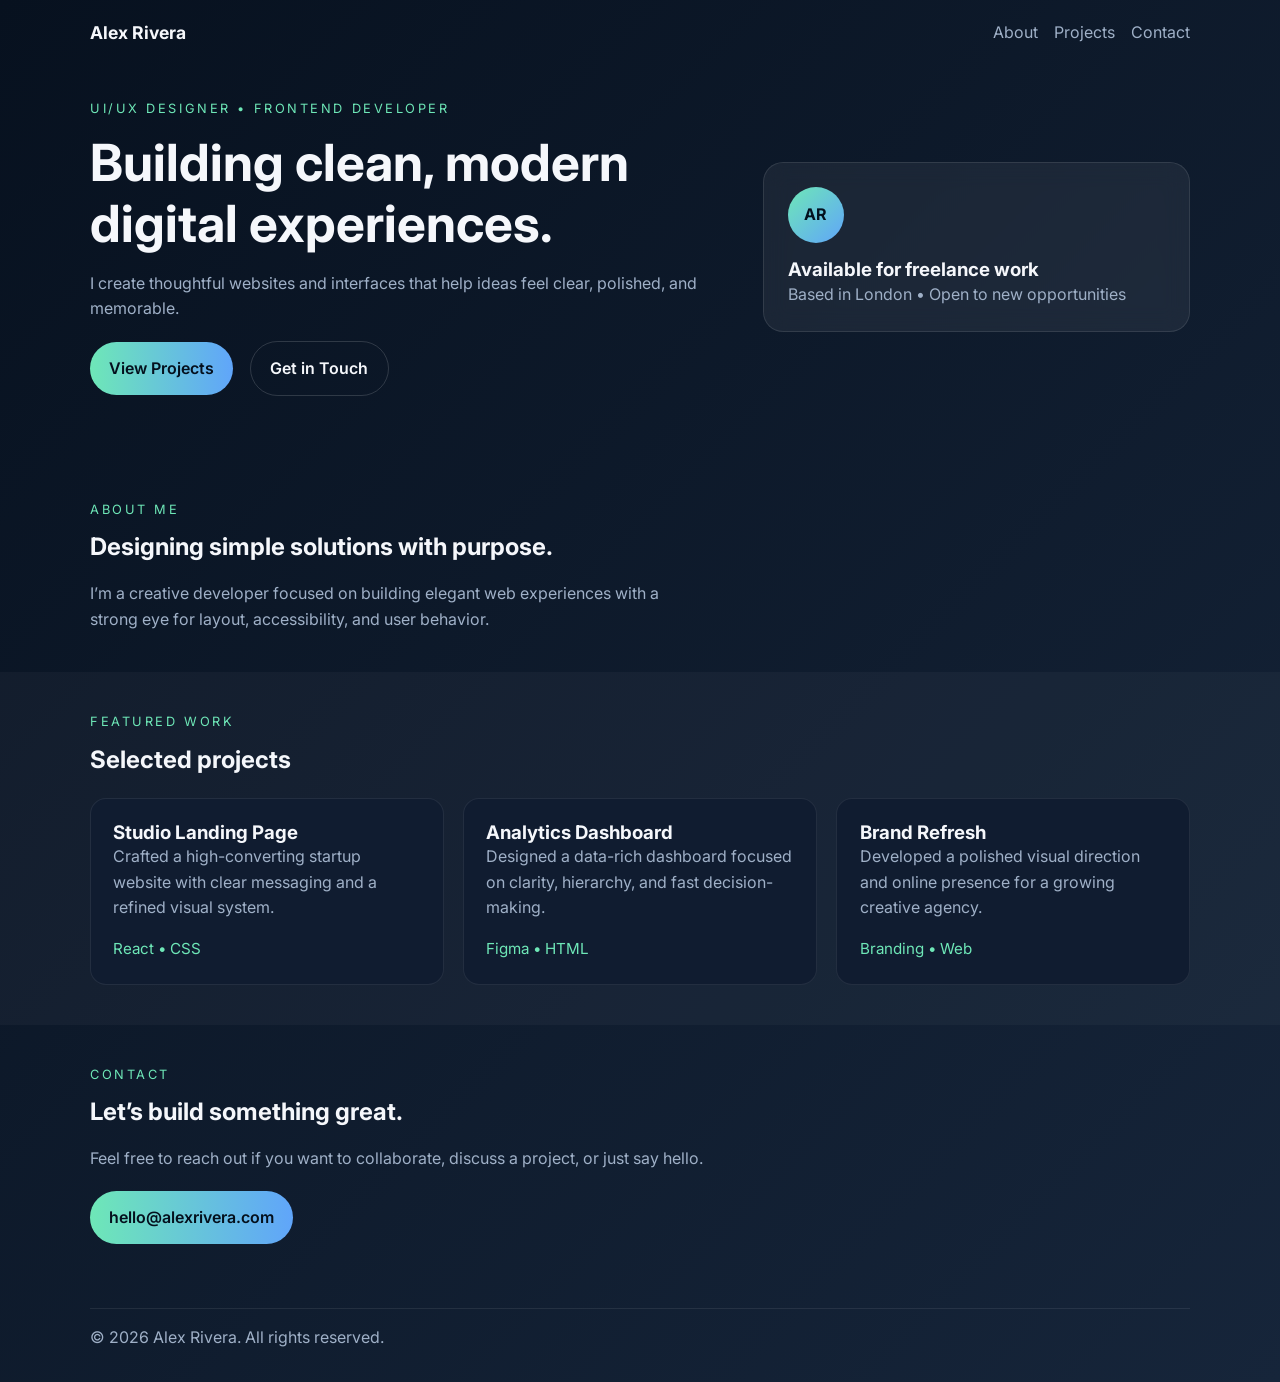
<file: portfolio-template/index.html>
<!DOCTYPE html>
<html lang="en">

<head>
    <meta charset="UTF-8" />
    <meta name="viewport" content="width=device-width, initial-scale=1.0" />
    <title>Portfolio Template</title>
    <meta name="description" content="A simple portfolio website template" />
    <link rel="preconnect" href="https://fonts.googleapis.com" />
    <link rel="preconnect" href="https://fonts.gstatic.com" crossorigin />
    <link href="https://fonts.googleapis.com/css2?family=Inter:wght@400;500;600;700&display=swap" rel="stylesheet" />
    <link rel="stylesheet" href="styles.css" />
</head>

<body>
    <header class="hero">
        <nav class="nav container">
            <a href="#home" class="logo">Alex Rivera</a>
            <div class="nav-links">
                <a href="#about">About</a>
                <a href="#projects">Projects</a>
                <a href="#contact">Contact</a>
            </div>
        </nav>

        <div class="container hero-content" id="home">
            <div>
                <p class="eyebrow">UI/UX Designer • Frontend Developer</p>
                <h1>Building clean, modern digital experiences.</h1>
                <p class="hero-text">
                    I create thoughtful websites and interfaces that help ideas feel clear,
                    polished, and memorable.
                </p>
                <a href="#projects" class="btn btn-primary">View Projects</a>
                <a href="#contact" class="btn btn-secondary">Get in Touch</a>
            </div>
            <div class="hero-card">
                <div class="avatar">AR</div>
                <h3>Available for freelance work</h3>
                <p>Based in London • Open to new opportunities</p>
            </div>
        </div>
    </header>

    <main>
        <section id="about" class="section container">
            <div class="section-heading">
                <p class="eyebrow">About me</p>
                <h2>Designing simple solutions with purpose.</h2>
            </div>
            <p class="section-text">
                I’m a creative developer focused on building elegant web experiences with a
                strong eye for layout, accessibility, and user behavior.
            </p>
        </section>

        <section id="projects" class="section section-alt">
            <div class="container">
                <div class="section-heading">
                    <p class="eyebrow">Featured work</p>
                    <h2>Selected projects</h2>
                </div>
                <div class="cards">
                    <article class="card">
                        <h3>Studio Landing Page</h3>
                        <p>Crafted a high-converting startup website with clear messaging and a refined visual system.
                        </p>
                        <span>React • CSS</span>
                    </article>
                    <article class="card">
                        <h3>Analytics Dashboard</h3>
                        <p>Designed a data-rich dashboard focused on clarity, hierarchy, and fast decision-making.</p>
                        <span>Figma • HTML</span>
                    </article>
                    <article class="card">
                        <h3>Brand Refresh</h3>
                        <p>Developed a polished visual direction and online presence for a growing creative agency.</p>
                        <span>Branding • Web</span>
                    </article>
                </div>
            </div>
        </section>

        <section id="contact" class="section container">
            <div class="section-heading">
                <p class="eyebrow">Contact</p>
                <h2>Let’s build something great.</h2>
            </div>
            <p class="section-text">
                Feel free to reach out if you want to collaborate, discuss a project, or just say hello.
            </p>
            <a href="mailto:hello@alexrivera.com" class="btn btn-primary">hello@alexrivera.com</a>
        </section>
    </main>

    <footer class="footer">
        <div class="container footer-content">
            <p>© <span id="year"></span> Alex Rivera. All rights reserved.</p>
        </div>
    </footer>

    <script src="app.js"></script>
</body>

</html>
</file>
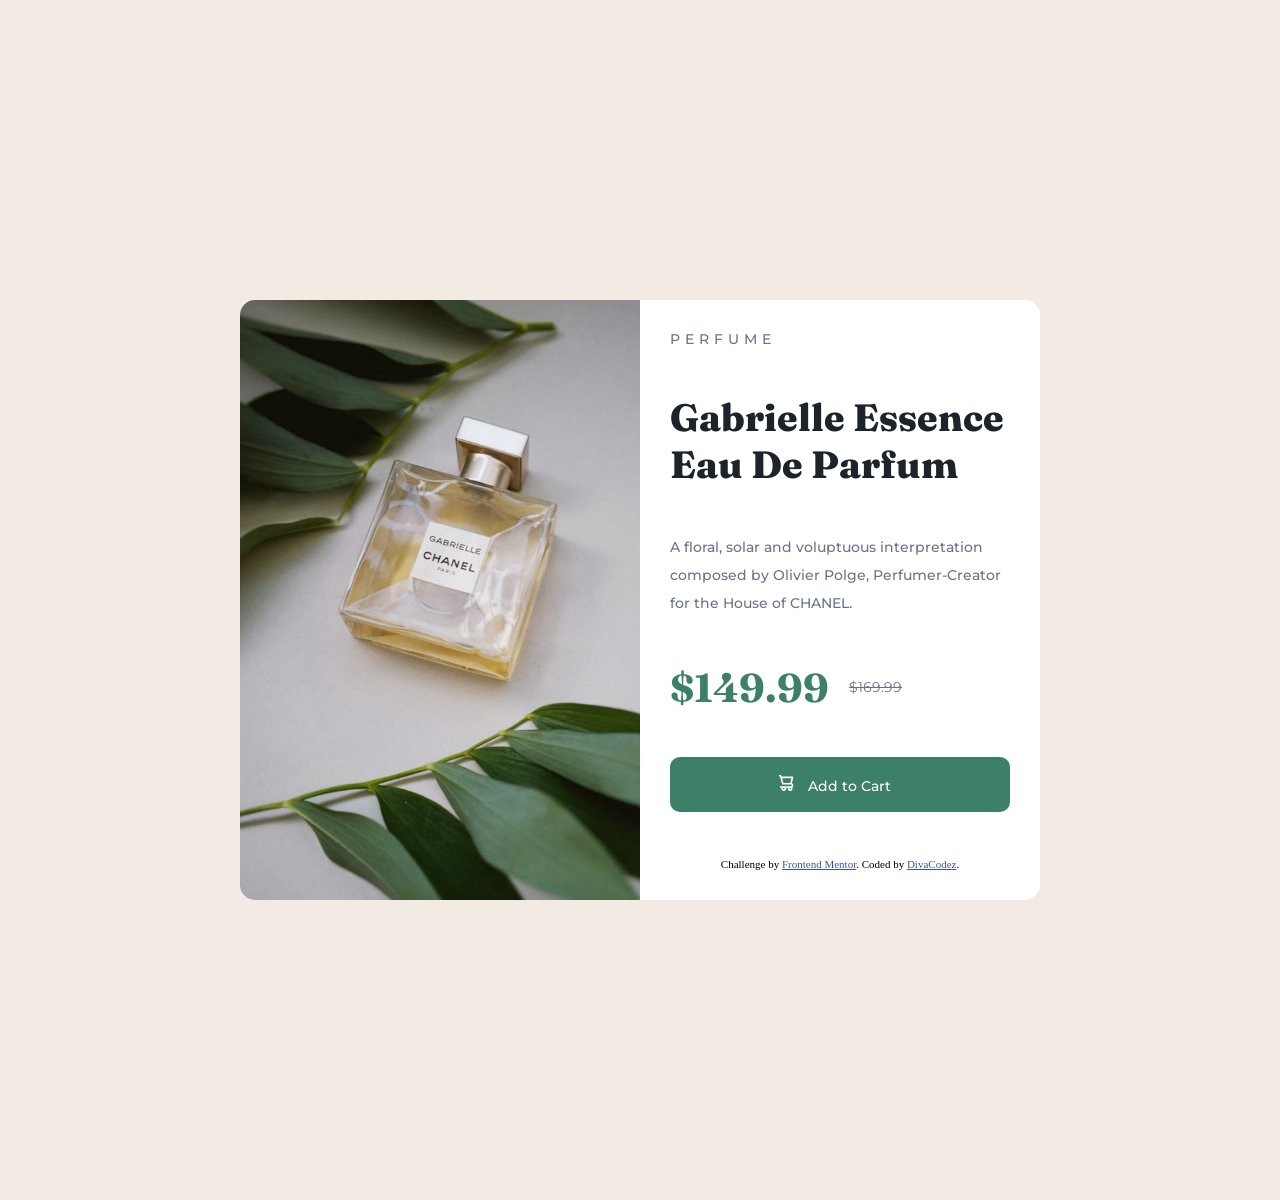
<file: frontend-mentor-challenges/product-preview-card-component/index.html>
<!DOCTYPE html>
<html lang="en">

<head>
  <meta charset="UTF-8">
  <meta name="viewport" content="width=device-width, initial-scale=1.0">
  <!-- displays site properly based on user's device -->

  <link rel="icon" type="image/png" sizes="32x32" href="./images/favicon-32x32.png">
  <link rel="preconnect" href="https://fonts.googleapis.com">
  <link rel="preconnect" href="https://fonts.gstatic.com" crossorigin>
  <link
    href="https://fonts.googleapis.com/css2?family=Montserrat:ital,wght@0,100..900;1,100..900&family=Outfit:wght@100..900&family=Young+Serif&display=swap"
    rel="stylesheet">
  <link
    href="https://fonts.googleapis.com/css2?family=Fraunces:ital,opsz,wght@0,9..144,100..900;1,9..144,100..900&family=Montserrat:ital,wght@0,100..900;1,100..900&family=Outfit:wght@100..900&family=Young+Serif&display=swap"
    rel="stylesheet">
  <link rel="stylesheet" href="./style.css">
  <title>Frontend Mentor | Product preview card component</title>

  <!-- Feel free to remove these styles or customise in your own stylesheet 👍 -->
</head>

<body>
  <main>
    <img src="./images/image-product-desktop.jpg" alt="perfume image" class="product-image">
    <div class="container">
      <div class="category">Perfume</div>

      <h1>Gabrielle Essence Eau De Parfum</h1>

      <p>A floral, solar and voluptuous interpretation composed by Olivier Polge,
        Perfumer-Creator for the House of CHANEL.</p>

      <div class="price">
        <span class="current-price">$149.99</span>
        <span class="original-price">$169.99</span>
      </div>

      <button class="button" type="button">
        <img src="./images/icon-cart.svg" alt="" aria-hidden="true">
        <span class="button-text">Add to Cart</span>
      </button>

      <div class="attribution">
        Challenge by <a href="https://www.frontendmentor.io?ref=challenge">Frontend Mentor</a>.
        Coded by <a href="#">DivaCodez</a>.
      </div>
    </div>
  </main>


</body>

</html>
</file>
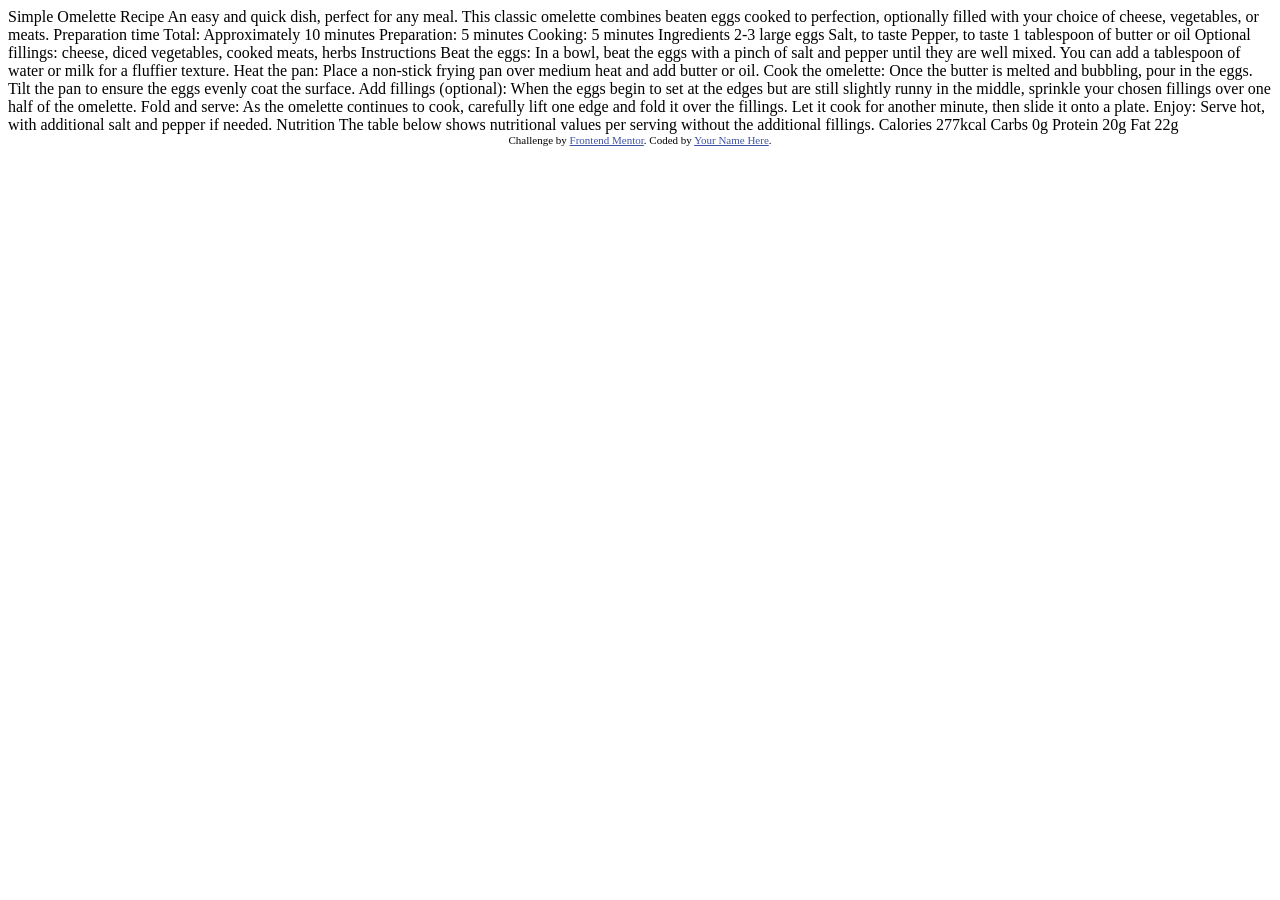
<file: frontend-mentor-challenges/recipe-page/recipe-page/index.html>
<!DOCTYPE html>
<html lang="en">
<head>
  <meta charset="UTF-8">
  <meta name="viewport" content="width=device-width, initial-scale=1.0"> <!-- displays site properly based on user's device -->

  <link rel="icon" type="image/png" sizes="32x32" href="./assets/images/favicon-32x32.png">
  
  <title>Frontend Mentor | Recipe page</title>

  <!-- Feel free to remove these styles or customise in your own stylesheet 👍 -->
  <style>
    .attribution { font-size: 11px; text-align: center; }
    .attribution a { color: hsl(228, 45%, 44%); }
  </style>
</head>
<body>

  Simple Omelette Recipe

  An easy and quick dish, perfect for any meal. This classic omelette combines beaten eggs cooked 
  to perfection, optionally filled with your choice of cheese, vegetables, or meats.

  Preparation time

  Total: Approximately 10 minutes
  Preparation: 5 minutes
  Cooking: 5 minutes

  Ingredients

  2-3 large eggs
  Salt, to taste
  Pepper, to taste
  1 tablespoon of butter or oil
  Optional fillings: cheese, diced vegetables, cooked meats, herbs

  Instructions

  Beat the eggs: In a bowl, beat the eggs with a pinch of salt and pepper until they are well mixed. 
  You can add a tablespoon of water or milk for a fluffier texture.

  Heat the pan: Place a non-stick frying pan over medium heat and add butter or oil.

  Cook the omelette: Once the butter is melted and bubbling, pour in the eggs. Tilt the pan to ensure 
  the eggs evenly coat the surface.

  Add fillings (optional): When the eggs begin to set at the edges but are still slightly runny in the 
  middle, sprinkle your chosen fillings over one half of the omelette.

  Fold and serve: As the omelette continues to cook, carefully lift one edge and fold it over the 
  fillings. Let it cook for another minute, then slide it onto a plate.

  Enjoy: Serve hot, with additional salt and pepper if needed.

  Nutrition

  The table below shows nutritional values per serving without the additional fillings.

  Calories
  277kcal

  Carbs
  0g

  Protein
  20g

  Fat
  22g
  
  <div class="attribution">
    Challenge by <a href="https://www.frontendmentor.io?ref=challenge" target="_blank">Frontend Mentor</a>. 
    Coded by <a href="#">Your Name Here</a>.
  </div>
</body>
</html>
</file>
<file: portfolio-template/styles.css>
:root {
    --bg: #07111f;
    --panel: #101c30;
    --text: #f5f7fb;
    --muted: #9fb0c7;
    --accent: #6ee7b7;
    --accent-2: #60a5fa;
}

* {
    box-sizing: border-box;
    margin: 0;
    padding: 0;
}

body {
    font-family: 'Inter', sans-serif;
    background: linear-gradient(135deg, var(--bg), #16253a);
    color: var(--text);
    line-height: 1.6;
}

html {
    scroll-behavior: smooth;
}

.container {
    width: min(1100px, calc(100% - 2rem));
    margin: 0 auto;
}

.hero {
    min-height: auto;
    padding-bottom: 2rem;
}

.nav {
    display: flex;
    justify-content: space-between;
    align-items: center;
    padding: 1.2rem 0;
}

.logo {
    color: var(--text);
    text-decoration: none;
    font-weight: 700;
    font-size: 1.1rem;
}

.nav-links {
    display: flex;
    gap: 1rem;
}

.nav-links a {
    color: var(--muted);
    text-decoration: none;
    transition: color 0.2s ease;
}

.nav-links a:hover {
    color: var(--text);
}

.hero-content {
    display: grid;
    grid-template-columns: 1.2fr 0.8fr;
    gap: 2rem;
    align-items: center;
    padding: 2rem 0;
}

.eyebrow {
    text-transform: uppercase;
    letter-spacing: 0.2em;
    color: var(--accent);
    font-size: 0.8rem;
    margin-bottom: 0.8rem;
}

h1,
h2,
h3 {
    line-height: 1.2;
}

h1 {
    font-size: clamp(2.2rem, 4vw, 3.8rem);
    margin-bottom: 1rem;
}

.hero-text,
.section-text,
.card p,
.hero-card p {
    color: var(--muted);
    max-width: 620px;
}

.btn {
    display: inline-block;
    margin-top: 1.2rem;
    margin-right: 0.8rem;
    padding: 0.85rem 1.2rem;
    border-radius: 999px;
    text-decoration: none;
    font-weight: 600;
    transition: transform 0.2s ease, background 0.2s ease;
}

.btn:hover {
    transform: translateY(-2px);
}

.btn-primary {
    background: linear-gradient(90deg, var(--accent), var(--accent-2));
    color: #04101d;
}

.btn-secondary {
    border: 1px solid rgba(255, 255, 255, 0.15);
    color: var(--text);
}

.hero-card {
    background: rgba(255, 255, 255, 0.06);
    border: 1px solid rgba(255, 255, 255, 0.1);
    backdrop-filter: blur(12px);
    padding: 1.5rem;
    border-radius: 1.25rem;
}

.avatar {
    width: 56px;
    height: 56px;
    display: grid;
    place-items: center;
    background: linear-gradient(135deg, var(--accent), var(--accent-2));
    color: #03111e;
    border-radius: 50%;
    font-weight: 700;
    margin-bottom: 1rem;
}

.section {
    padding: 2.5rem 0;
}

.section-alt {
    background: rgba(255, 255, 255, 0.03);
}

.section-heading {
    margin-bottom: 1.2rem;
}

.cards {
    display: grid;
    grid-template-columns: repeat(3, 1fr);
    gap: 1.2rem;
    margin-top: 1.5rem;
}

.card {
    background: var(--panel);
    padding: 1.4rem;
    border-radius: 1rem;
    border: 1px solid rgba(255, 255, 255, 0.08);
}

.card span {
    display: inline-block;
    margin-top: 1rem;
    color: var(--accent);
    font-size: 0.95rem;
}

.footer {
    padding: 1.5rem 0 2rem;
    color: var(--muted);
}

.footer-content {
    border-top: 1px solid rgba(255, 255, 255, 0.08);
    padding-top: 1rem;
}

@media (max-width: 800px) {

    .hero-content,
    .cards {
        grid-template-columns: 1fr;
    }

    .nav {
        flex-direction: column;
        gap: 0.7rem;
    }
}
</file>
<file: frontend-mentor-challenges/product-preview-card-component/style.css>
* {
      margin: 0;
      padding: 0;
      box-sizing: border-box;
    }

    .attribution {
      font-size: 11px;
      text-align: center;
    }

    .attribution a {
      color: hsl(228, 45%, 44%);
    }

    body {
      display: flex;
      background-color: hsl(30, 38%, 92%);
      margin: 150px;
      border-radius: 15px;
      display: flex;
      justify-content: center;
      align-items: center;
      min-height: 100vh;

    }

    main {
      display: flex;
      background-color: hsl(0, 0%, 100%);
      border-radius: 15px;
      max-width: 800px;
      width: 100%;
    }

    .container {
      display: flex;
      flex-direction: column;
      background-color: hsl(0, 0%, 100%);
      margin: 30px;
      flex-direction: column;
      justify-content: space-between;

    }

    .product-image {
      float: left;
      display: block;
      flex-direction: column;
      height: auto;
      border-radius: 15px 0 0 15px;
      width: 50%;
    }

    @media (max-width: 600px) {
      .card-container {
        flex-direction: column;
      }
    }

    .category {
      color: hsl(228, 12%, 48%);
      font-family: 'Montserrat', sans-serif;
      font-size: 14px;
      font-weight: 500;
      text-transform: uppercase;
      letter-spacing: 5px;
      margin-bottom: 20px;
      position: relative;
    }

    h1 {
      font-family: 'Fraunces', sans-serif;
      font-weight: 800;
      font-size: 38px;
      color: hsl(212, 21%, 14%);
      margin-bottom: 20px;
    }

    p {
      color: hsl(228, 12%, 48%);
      font-family: 'Montserrat', serif;
      font-size: 14px;
      font-weight: 500;
      line-height: 2;
      margin-bottom: 20px;

    }

    .price {
      display: flex;
      align-items: center;
      gap: 20px;
      margin-bottom: 20px;
    }

    .current-price {
      font-family: 'Fraunces', serif;
      font-weight: 700;
      font-size: 40px;
      color: hsl(158, 36%, 37%);
    }

    .original-price {
      font-family: 'Montserrat', sans-serif;
      font-size: 14px;
      color: hsl(228, 12%, 48%);
      text-decoration: line-through;
    }

    .button {
      color: white;
      background-color: hsl(158, 36%, 37%);
      border-radius: 10px;
      font-family: 'Montserrat', sans-serif;
      font-weight: 500;
      font-size: 14px;
      padding: 15px 30px;
      display: inline-block;
      border: none;
      padding: 15px 30px;
      margin-bottom: 20px;
      width: 100%;
      cursor: pointer;
      height: 55px;
      transition: background-color 0.2s ease;
    }

    .button:hover {
      background-color: hsl(158, 42%, 18%);
    }

    .button-text {
      margin: 10px;
    }
</file>
